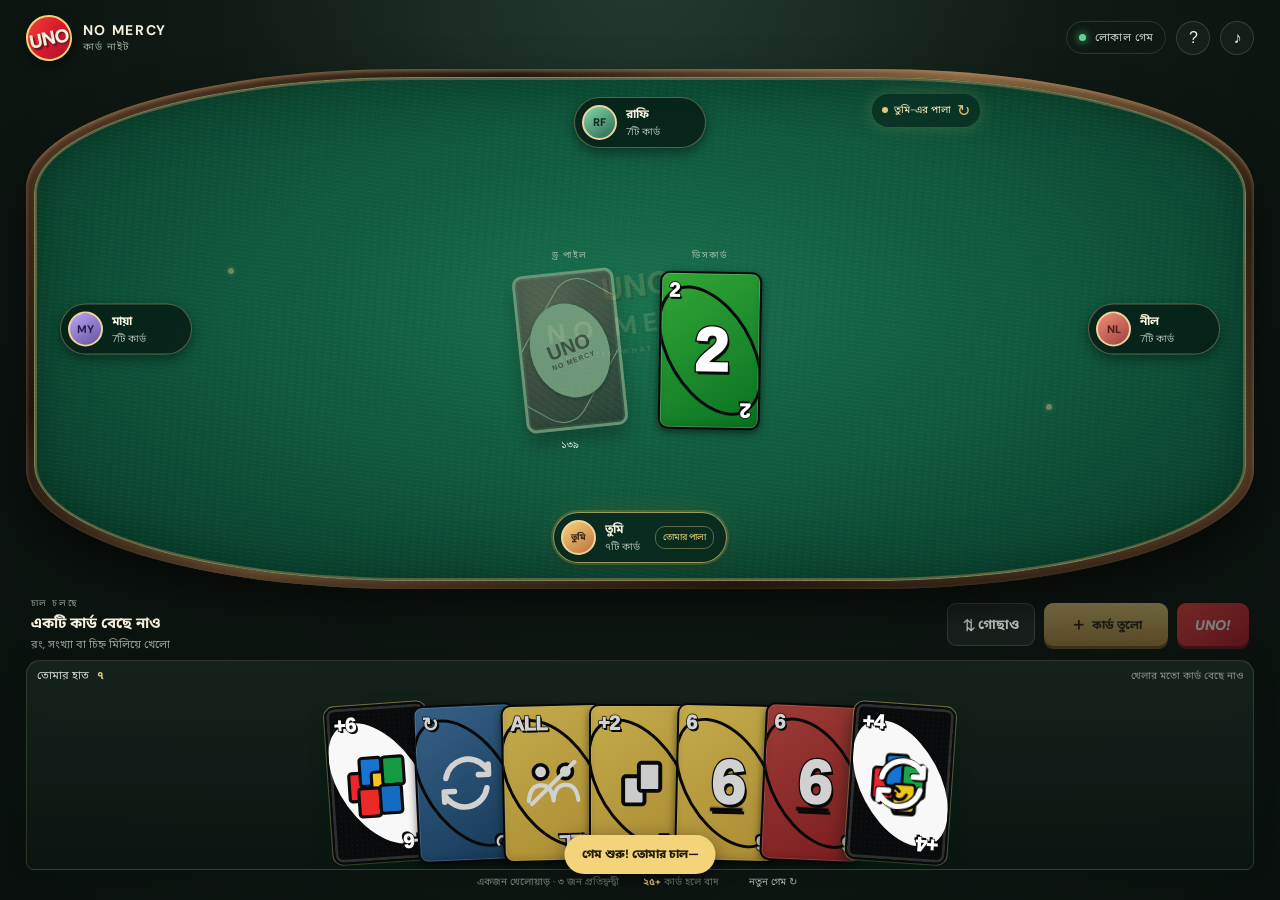
<file: index.html>
<!doctype html>
<html lang="bn">
<head>
  <meta charset="utf-8">
  <meta name="viewport" content="width=device-width, initial-scale=1, viewport-fit=cover">
  <meta name="theme-color" content="#0b211b">
  <title>NO MERCY — কার্ড নাইট</title>
  <link rel="stylesheet" href="style.css">
</head>
<body>
  <main class="game-shell">
    <header class="topbar">
      <a class="brand" href="#" aria-label="No Mercy home"><span class="brand-mark">UNO</span><span class="brand-copy"><b>NO MERCY</b><small>কার্ড নাইট</small></span></a>
      <div class="top-actions"><span class="round-pill"><i></i> লোকাল গেম</span><button class="icon-button" id="rulesBtn" aria-label="নিয়ম দেখুন">?</button><button class="icon-button" id="soundBtn" aria-label="সাউন্ড টগল" aria-pressed="false">♪</button></div>
    </header>

    <section class="table-wrap" aria-label="গেম টেবিল">
      <div class="table-rim"><div class="table-felt">
        <div class="table-texture"></div>
        <div class="table-logo"><span class="logo-uno">UNO</span><span>NO MERCY</span><small>SHOW ’EM WHAT YOU’VE GOT</small></div>
        <div class="opponent opponent-top" id="opp-1"></div>
        <div class="opponent opponent-left" id="opp-2"></div>
        <div class="opponent opponent-right" id="opp-3"></div>
        <div class="turn-indicator" id="turnIndicator"><span class="turn-dot"></span><span id="turnText">তোমার পালা</span><span class="direction">↻</span></div>
        <div class="center-play">
          <div class="deck-zone"><span class="zone-label">ড্র পাইল</span><button class="card back-card deck-card" id="drawPile" aria-label="কার্ড তুলুন"><span class="back-ring">UNO<small>NO MERCY</small></span></button><span class="deck-count" id="deckCount">১৩৯</span></div>
          <div class="discard-zone"><span class="zone-label">ডিসকার্ড</span><div class="discard-stack" id="discardStack"></div></div>
          <div class="challenge-toast" id="challengeToast" hidden></div>
        </div>
        <div class="player-seat"><div class="player-badge"><span class="avatar you-avatar">তুমি</span><span class="player-meta"><b>তুমি</b><small id="playerCardCount">৭টি কার্ড</small></span><span class="you-turn" id="youTurn">তোমার পালা</span></div></div>
        <div class="table-ornament ornament-a"></div><div class="table-ornament ornament-b"></div>
      </div></div>
    </section>

    <section class="controls-row">
      <div class="status-copy"><span class="eyebrow">চাল চলছে</span><strong id="statusText">একটি কার্ড বেছে নাও</strong><small id="subStatus">রং, সংখ্যা বা চিহ্ন মিলিয়ে খেলো</small></div>
      <div class="control-buttons"><button class="secondary-button" id="sortBtn">⇅ <span>গোছাও</span></button><button class="draw-button" id="drawBtn"><span class="draw-icon">＋</span><span id="drawButtonText">কার্ড তুলো</span></button><button class="uno-button" id="unoBtn">UNO!</button></div>
    </section>

    <section class="hand-panel"><div class="hand-heading"><span>তোমার হাত <b id="handCount">৭</b></span><span class="hand-hint" id="handHint">কার্ডে চাপ দিয়ে খেলো</span></div><div class="hand-scroll" id="playerHand" aria-label="তোমার কার্ড"></div></section>
    <footer class="footer-note"><span>একজন খেলোয়াড় · ৩ জন প্রতিদ্বন্দ্বী</span><span><b>২৫+</b> কার্ড হলে বাদ</span><button id="newGameBtn">নতুন গেম ↻</button></footer>
  </main>

  <div class="overlay" id="modal" hidden><div class="modal-card" role="dialog" aria-modal="true"><button class="modal-close" id="modalClose" aria-label="বন্ধ করুন">×</button><div id="modalContent"></div></div></div>
  <div class="live-message" id="liveMessage" aria-live="polite"></div>
  <script src="game-engine.js"></script>
  <script src="game.js"></script>
</body>
</html>
</file>
<file: style.css>
@import url('https://fonts.googleapis.com/css2?family=DM+Sans:wght@400;500;600;700;800&family=Noto+Sans+Bengali:wght@400;500;600;700;800&display=swap');
:root{--ink:#f6f0dc;--muted:#aab6a6;--felt:#10583e;--felt2:#0c4633;--gold:#e0bd76;--panel:#111d19;--red:#e73640;--blue:#2871df;--green:#168c58;--yellow:#e8bd28;--card-w:102px;--card-h:158px}*{box-sizing:border-box}body{margin:0;background:radial-gradient(ellipse at 50% -10%,#243d31 0,#101914 48%,#09100d 100%);color:var(--ink);font-family:'DM Sans','Noto Sans Bengali',sans-serif;min-height:100vh}.game-shell{width:min(1280px,100%);margin:auto;padding:18px 28px 24px}.topbar{height:64px;display:flex;justify-content:space-between;align-items:center;margin-bottom:16px}.brand{display:flex;align-items:center;gap:11px;text-decoration:none;color:inherit}.brand-mark{font-weight:900;font-size:19px;letter-spacing:-1px;background:linear-gradient(135deg,#ee4337,#d7172c 56%,#9e1730);border:2px solid #f5d178;border-radius:50%;width:46px;height:46px;display:grid;place-items:center;transform:rotate(-12deg);box-shadow:0 4px 12px #0008;text-shadow:1px 2px 2px #50151d}.brand-copy{display:grid;gap:1px;letter-spacing:1.7px;font-size:14px}.brand-copy small{color:#9ca99d;font-size:10px;letter-spacing:1px}.top-actions{display:flex;align-items:center;gap:10px}.round-pill{border:1px solid #ffffff20;border-radius:30px;padding:8px 12px;font-size:11px;color:#c8d1c7;letter-spacing:.4px}.round-pill i{display:inline-block;width:7px;height:7px;background:#60d495;border-radius:50%;margin-right:6px;box-shadow:0 0 9px #53e494}.icon-button{width:34px;height:34px;border:1px solid #ffffff24;background:#ffffff09;color:#eee;border-radius:50%;font-size:16px;cursor:pointer}.table-wrap{perspective:1100px}.table-rim{padding:12px;border-radius:31%/23%;background:linear-gradient(145deg,#66442c,#21170f 25%,#8e6844 48%,#302013 73%,#785438);box-shadow:0 22px 40px #0008,inset 0 2px 4px #e8c58a70}.table-felt{height:440px;border-radius:31%/23%;position:relative;overflow:hidden;background:radial-gradient(ellipse at 50% 44%,#176747 0,#10583e 49%,#0a3c2c 100%);box-shadow:inset 0 0 0 3px #b5925b70,inset 0 0 50px #00190f80}.table-felt:before{content:'';position:absolute;inset:0;border-radius:inherit;border:1px solid #e2c4894f;pointer-events:none}.table-texture{position:absolute;inset:0;opacity:.13;background-image:repeating-linear-gradient(7deg,transparent 0 3px,#b5ddad 3.4px,transparent 4px),repeating-linear-gradient(95deg,transparent 0 7px,#000 7.5px,transparent 8px);mix-blend-mode:soft-light}.table-logo{position:absolute;left:50%;top:46%;transform:translate(-50%,-50%) rotate(-7deg);display:grid;text-align:center;color:#d9d9a3;opacity:.17;letter-spacing:7px;font-weight:800;font-size:26px;pointer-events:none;white-space:nowrap}.logo-uno{font-size:32px;letter-spacing:1px;color:#e7cd79;text-shadow:2px 2px #521d18}.table-logo small{font-size:7px;letter-spacing:3px;margin-top:4px}.opponent{position:absolute;z-index:3;display:flex;align-items:center;gap:8px}.opponent-top{top:20px;left:50%;transform:translateX(-50%)}.opponent-left{left:26px;top:50%;transform:translateY(-50%)}.opponent-right{right:26px;top:50%;transform:translateY(-50%)}.opponent-card{display:flex;align-items:center;gap:9px;padding:7px 12px 7px 7px;background:#071d16d9;border:1px solid #d5bf8366;border-radius:28px;box-shadow:0 5px 12px #00160f88;min-width:132px}.avatar{width:35px;height:35px;border-radius:50%;display:grid;place-items:center;background:linear-gradient(145deg,#f4c886,#9f603e);color:#41291d;font-weight:800;font-size:11px;border:2px solid #f0d39c}.bot-1{background:linear-gradient(145deg,#85d8ac,#286753);color:#10271d}.bot-2{background:linear-gradient(145deg,#b9a6f4,#6551a1);color:#261b48}.bot-3{background:linear-gradient(145deg,#f28d75,#9c4242);color:#4e1c1c}.player-meta{display:grid;gap:2px}.player-meta b{font-size:12px}.player-meta small{font-size:10px;color:#abbcaf}.mini-card-row{display:flex;margin-left:4px}.mini-back{width:17px;height:25px;margin-left:-8px;border:1px solid #f3d38d;border-radius:4px;background:repeating-linear-gradient(45deg,#9f1929,#9f1929 3px,#d52a35 3px,#d52a35 5px);box-shadow:0 2px 3px #0008}.turn-indicator{position:absolute;top:17px;right:22%;padding:6px 10px;border-radius:18px;background:#072b20bd;color:#d7d8bd;font-size:10px;display:flex;align-items:center;gap:6px;z-index:2}.turn-dot{width:6px;height:6px;border-radius:50%;background:#e3c676}.direction{font-size:16px;color:#e6c16d}.center-play{position:absolute;left:50%;top:52%;transform:translate(-50%,-50%);display:flex;align-items:center;gap:38px;z-index:4}.deck-zone,.discard-zone{position:relative;display:grid;justify-items:center;gap:10px}.zone-label{font-size:9px;letter-spacing:1.6px;text-transform:uppercase;color:#d6e0cebb}.deck-count{position:absolute;bottom:-22px;color:#d8e2d4;font-size:10px}.card{width:var(--card-w);height:var(--card-h);border-radius:12px;position:relative;flex:none;border:1px solid #fff9;box-shadow:0 8px 14px #001b12a6,inset 0 0 0 3px #ffffff24;overflow:hidden;user-select:none}.back-card{background:linear-gradient(145deg,#d73e39,#991b31 63%,#5d1427);cursor:pointer;transform:rotate(-6deg);border:3px solid #e8d493;display:grid;place-items:center;transition:transform .2s,filter .2s}.back-card:hover{transform:rotate(-2deg) translateY(-5px);filter:brightness(1.1)}.back-card:before{content:'';position:absolute;inset:6px;border:1px solid #ffe3a6;border-radius:30%/18%;transform:rotate(35deg)}.back-ring{width:78px;height:96px;display:grid;place-content:center;text-align:center;transform:rotate(-15deg);border-radius:50%;background:#f1db99;color:#a51e2b;font-weight:900;font-size:20px;line-height:1.1;box-shadow:0 2px 4px #3e0f18}.back-ring small{font-size:7px;letter-spacing:1px}.discard-stack{width:var(--card-w);height:var(--card-h);position:relative}.discard-stack .card{position:absolute;inset:0;transform:rotate(5deg)}.discard-stack .card:nth-child(2){transform:rotate(-6deg)}.discard-stack .card:last-child{transform:rotate(1deg)}.playing-card{display:grid;place-items:center;color:white;font-weight:900;text-shadow:1px 2px 2px #0006;border:1px solid #fff9}.playing-card.red{background:linear-gradient(145deg,#ff5656,#dc2935 56%,#a70f27)}.playing-card.blue{background:linear-gradient(145deg,#428ef7,#2369d5 56%,#1243a2)}.playing-card.green{background:linear-gradient(145deg,#32bb78,#14864f 56%,#08623c)}.playing-card.yellow{background:linear-gradient(145deg,#ffdd4e,#e7ae16 56%,#bd790b);color:#fff;text-shadow:1px 2px 2px #76500b}.playing-card.wild{background:conic-gradient(from 30deg,#e6313c 0 25%,#2272dc 0 50%,#e4b91c 0 75%,#15915c 0);}.playing-card.wild:before{content:'';position:absolute;inset:13px 17px;background:#11151b;border-radius:50%/40%;transform:rotate(-33deg);box-shadow:inset 0 0 0 1px #ffffff30}.card-inner{width:82%;height:90%;position:relative;display:grid;place-items:center;border:1px solid #ffffff45;border-radius:50%/39%;transform:rotate(-29deg);z-index:1}.card-value{font-size:45px;line-height:1;font-weight:900;letter-spacing:-3px}.card-special{font-size:22px;line-height:1.05;text-align:center;max-width:75px}.card-corner{position:absolute;font-size:17px;font-weight:900;line-height:1;text-shadow:1px 1px 1px #0008;z-index:2}.card-corner.tl{top:8px;left:8px}.card-corner.br{right:8px;bottom:8px;transform:rotate(180deg)}.wild-label{font-size:17px;letter-spacing:-1px}.draw-pending{position:absolute;left:50%;top:-10px;transform:translateX(-50%);padding:5px 8px;background:#f5d989;color:#432c14;border-radius:20px;font-size:10px;font-weight:900;white-space:nowrap;z-index:5;box-shadow:0 2px 8px #0008}.player-seat{position:absolute;bottom:18px;left:50%;transform:translateX(-50%);z-index:5}.player-badge{display:flex;align-items:center;gap:9px;padding:7px 12px 7px 7px;border-radius:28px;background:#09261cd9;border:1px solid #ddc1808c;box-shadow:0 4px 12px #00160f88}.you-avatar{background:linear-gradient(145deg,#f8d17d,#bc743c);font-size:9px}.you-turn{font-size:9px;color:#f2d67f;border:1px solid #dfc87966;border-radius:10px;padding:4px 7px;margin-left:6px}.table-ornament{position:absolute;width:6px;height:6px;border-radius:50%;background:#d3b77d;opacity:.5;box-shadow:0 0 0 3px #d3b77d20}.ornament-a{left:16%;top:38%}.ornament-b{right:16%;bottom:34%}.controls-row{display:flex;align-items:center;justify-content:space-between;padding:18px 5px 13px}.status-copy{display:grid;gap:3px}.eyebrow{font-size:9px;text-transform:uppercase;letter-spacing:1.8px;color:#8f9c90}.status-copy strong{font-size:15px}.status-copy small{font-size:11px;color:#9da89d}.control-buttons{display:flex;gap:9px}.secondary-button,.draw-button,.uno-button{border:0;border-radius:9px;padding:10px 15px;color:#fff;font-family:inherit;font-weight:700;cursor:pointer;transition:.18s}.secondary-button{background:#ffffff0d;border:1px solid #ffffff20;color:#cbd1c9}.secondary-button:hover{background:#ffffff19}.draw-button{background:linear-gradient(180deg,#e7c878,#b78a43);color:#2a2213;box-shadow:0 3px 0 #735124;font-size:12px;min-width:124px}.draw-button:hover{filter:brightness(1.1);transform:translateY(-1px)}.draw-button:disabled,.uno-button:disabled{opacity:.45;cursor:not-allowed;transform:none}.draw-icon{font-size:17px;vertical-align:-1px;margin-right:5px}.uno-button{background:linear-gradient(140deg,#f2443c,#bc1730);box-shadow:0 3px 0 #751624;padding:10px 18px;font-style:italic;font-weight:900;font-size:14px}.hand-panel{border-top:1px solid #ffffff14;padding-top:10px}.hand-heading{display:flex;justify-content:space-between;align-items:center;color:#d1d8cf;font-size:11px;margin-bottom:10px}.hand-heading b{margin-left:5px;color:#e5c97b}.hand-hint{font-size:10px;color:#849286}.hand-scroll{display:flex;align-items:flex-end;justify-content:center;min-height:174px;padding:5px 10px 11px;overflow-x:auto;scrollbar-width:thin;scrollbar-color:#77643d transparent}.hand-scroll .card{cursor:pointer;transition:transform .2s,margin .2s,filter .2s;margin-left:-17px;transform:translateY(0) rotate(var(--tilt,0deg));transform-origin:bottom center}.hand-scroll .card:first-child{margin-left:0}.hand-scroll .card:hover,.hand-scroll .card:focus-visible{transform:translateY(-20px) rotate(0deg) scale(1.07);z-index:12;filter:brightness(1.1)}.hand-scroll .card:not(.playable){filter:saturate(.64) brightness(.82)}.hand-scroll .card.playable{box-shadow:0 8px 16px #001b12b0,0 0 0 1px #edcf7f80,inset 0 0 0 3px #ffffff24}.hand-scroll .card.playable:after{content:'';position:absolute;inset:0;border-radius:inherit;box-shadow:inset 0 0 13px #ffe3a850;pointer-events:none}.hand-scroll .card .card-value{font-size:40px}.hand-scroll .card .card-special{font-size:17px}.footer-note{display:flex;justify-content:center;gap:24px;align-items:center;color:#758278;font-size:10px;padding-top:7px}.footer-note b{color:#e5c97b}.footer-note button{border:0;background:none;color:#a3b0a3;font-family:inherit;font-size:10px;cursor:pointer}.challenge-toast{position:absolute;top:-47px;left:50%;transform:translateX(-50%);white-space:nowrap;background:#071c15e8;border:1px solid #e4c57977;padding:7px 12px;border-radius:16px;color:#f0dfa9;font-size:11px;z-index:8}.overlay{position:fixed;inset:0;background:#0009;backdrop-filter:blur(5px);display:grid;place-items:center;z-index:30;padding:16px}.overlay[hidden]{display:none}.modal-card{width:min(440px,100%);position:relative;background:linear-gradient(145deg,#21372b,#101c17);border:1px solid #d6bd806e;border-radius:18px;padding:27px;box-shadow:0 20px 80px #000b}.modal-close{position:absolute;right:13px;top:11px;background:none;border:0;color:#c7d0c7;font-size:24px;cursor:pointer}.modal-card h2{margin:0 0 8px;font-size:22px}.modal-card p{color:#bdc8bd;font-size:13px;line-height:1.65}.modal-card .modal-action{border:0;border-radius:9px;background:#d9ba6c;padding:10px 16px;font-weight:800;cursor:pointer;font-family:inherit;margin-top:8px}.choice-row{display:flex;gap:10px;flex-wrap:wrap;margin-top:18px}.choice-button{display:flex;align-items:center;gap:8px;background:#ffffff0d;color:#f4f2e6;border:1px solid #ffffff24;border-radius:12px;padding:9px 12px;cursor:pointer;font:inherit}.choice-button:hover{background:#ffffff20}.choice-avatar{width:29px;height:29px;border-radius:50%;display:grid;place-items:center;font-size:9px;font-weight:800;color:#241d15}.live-message{position:fixed;bottom:26px;left:50%;transform:translate(-50%,15px);opacity:0;pointer-events:none;transition:.25s;background:#f3d47b;color:#231d10;font-weight:800;font-size:12px;padding:11px 17px;border-radius:24px;z-index:40;box-shadow:0 6px 20px #0007;white-space:nowrap}.live-message.show{opacity:1;transform:translate(-50%,0)}.end-title{font-size:31px!important;color:#f3d47b}.muted{color:#aab6a6!important}.wild-color-chip{position:absolute;right:8px;top:8px;width:15px;height:15px;border-radius:50%;border:2px solid #fff;z-index:3;box-shadow:0 1px 4px #0009}.opponent-eliminated{opacity:.47;filter:grayscale(.6)}.opponent-eliminated .avatar{background:#49534d;color:#e3e7df}.button:disabled,.back-card:disabled{opacity:.42;cursor:not-allowed;filter:saturate(.5)}.icon-button[aria-pressed=true]{color:#f1d17a;border-color:#f1d17a88}
@media(max-width:760px){:root{--card-w:80px;--card-h:124px}.game-shell{padding:10px 12px 18px}.topbar{margin-bottom:8px;height:51px}.brand-mark{width:39px;height:39px;font-size:16px}.brand-copy{font-size:12px}.round-pill{font-size:9px;padding:7px 9px}.icon-button{width:30px;height:30px}.table-rim{padding:7px;border-radius:27%/16%}.table-felt{height:390px;border-radius:27%/16%}.opponent-top{top:15px}.opponent-left{left:10px;top:43%}.opponent-right{right:10px;top:43%}.opponent-card{min-width:0;padding:5px 8px 5px 5px;gap:6px}.avatar{width:30px;height:30px;font-size:9px}.player-meta b{font-size:10px}.player-meta small{font-size:8px}.mini-card-row{display:none}.turn-indicator{top:63px;right:50%;transform:translateX(50%);font-size:9px}.center-play{top:53%;gap:25px}.zone-label{font-size:8px}.card{border-radius:9px}.card-value{font-size:38px}.card-special{font-size:17px}.back-ring{width:63px;height:77px;font-size:17px}.discard-stack{width:var(--card-w);height:var(--card-h)}.player-seat{bottom:13px}.player-badge{padding:5px 9px 5px 5px;gap:6px}.you-turn{font-size:8px;padding:3px 5px}.controls-row{padding:14px 3px 11px;align-items:flex-end}.status-copy strong{font-size:12px}.status-copy small{font-size:9px;max-width:150px}.secondary-button,.draw-button,.uno-button{padding:9px 10px;font-size:10px}.secondary-button span{display:none}.draw-button{min-width:auto}.uno-button{padding:9px 12px}.control-buttons{gap:6px}.hand-heading{font-size:10px}.hand-scroll{justify-content:flex-start;min-height:144px;padding-left:10px;padding-right:10px}.hand-scroll .card{margin-left:-30px}.hand-scroll .card:first-child{margin-left:0}.hand-scroll .card .card-value{font-size:32px}.hand-scroll .card .card-special{font-size:14px}.card-corner{font-size:13px}.footer-note{gap:10px;font-size:8px}.footer-note button{font-size:9px}.table-logo{font-size:20px}.logo-uno{font-size:27px}}
@media(max-width:390px){:root{--card-w:72px;--card-h:112px}.game-shell{padding-left:8px;padding-right:8px}.table-felt{height:365px}.hand-scroll .card{margin-left:-34px}.footer-note{gap:7px}.opponent-left{left:6px}.opponent-right{right:6px}}

/* Keep the table and the player's cards together in the first viewport. */
html,body{height:100%;overflow-x:hidden}body{min-height:100dvh}.game-shell{height:100dvh;min-height:0;display:flex;flex-direction:column;padding:clamp(7px,1.4vh,14px) clamp(10px,2vw,26px) 8px}.topbar{flex:0 0 auto;height:50px;margin-bottom:6px}.table-wrap{flex:1 1 auto;min-height:0;display:flex}.table-rim{flex:1 1 auto;min-height:0;display:flex;padding:8px}.table-felt{height:auto;min-height:0;flex:1 1 auto}.controls-row{flex:0 0 auto;padding:8px 5px}.hand-panel{flex:0 0 auto;padding-top:7px;background:linear-gradient(180deg,#17251ee0,#0b1511f8);border:1px solid #cdbb7230;border-radius:14px 14px 8px 8px;padding-left:10px;padding-right:10px;box-shadow:0 -7px 24px #0002}.hand-heading{margin-bottom:6px}.hand-scroll{min-height:clamp(168px,20vh,186px);padding-top:3px;padding-bottom:7px}.footer-note{flex:0 0 auto;padding-top:4px;padding-bottom:2px}.player-badge,.opponent-card{transition:box-shadow .25s,border-color .25s,transform .25s}.player-badge.player-current{border-color:#f2d57aa6;box-shadow:0 0 0 2px #e2c86c2b,0 0 24px #dec16e27,0 4px 12px #00160f88}.opponent-card.opponent-current{border-color:#f2d57aa6;box-shadow:0 0 0 2px #e2c86c24,0 0 22px #dec16e24,0 5px 12px #00160f88;transform:translateY(-2px)}.turn-indicator.active{color:#fff0bf;box-shadow:0 0 18px #e4c36c36}.playing-card.playable{animation:playableGlow 2.7s ease-in-out infinite}.hand-scroll .card:hover,.hand-scroll .card:focus-visible{z-index:12}.draw-button:active,.uno-button:active,.secondary-button:active,.choice-button:active{transform:translateY(2px) scale(.98)}.back-card:not(:disabled){animation:deckBob 3.6s ease-in-out infinite}.hand-panel:focus-within{border-color:#e3c97970}.mini-choice-card{flex:0 0 auto}@keyframes playableGlow{0%,100%{filter:brightness(1);box-shadow:0 8px 16px #001b12b0,0 0 0 1px #edcf7f80,inset 0 0 0 3px #ffffff24}50%{filter:brightness(1.08);box-shadow:0 10px 19px #001b12b8,0 0 0 2px #f5dd8dbe,inset 0 0 0 3px #ffffff33}}@keyframes deckBob{0%,100%{translate:0 0}50%{translate:0 -3px}}
@media(max-width:760px){.game-shell{padding:7px 10px 7px}.topbar{height:44px;margin-bottom:5px}.table-wrap{min-height:0}.table-rim{padding:6px}.table-felt{height:auto;min-height:0}.controls-row{gap:7px;padding:7px 3px}.status-copy{flex:1;min-width:0}.control-buttons{flex:0 0 auto;gap:5px}.hand-panel{padding:7px 7px 4px}.hand-scroll{min-height:clamp(108px,17vh,140px);justify-content:flex-start}.footer-note{font-size:8px}.status-copy small{max-width:145px}.center-play{gap:clamp(16px,5vw,28px)}}
@media(max-height:760px){:root{--card-w:clamp(66px,9vw,88px);--card-h:calc(var(--card-w) * 1.55)}.game-shell{padding-top:6px;padding-bottom:5px}.topbar{height:42px;margin-bottom:4px}.controls-row{padding-top:5px;padding-bottom:5px}.hand-panel{padding-top:5px}.hand-heading{margin-bottom:3px}.hand-scroll{min-height:clamp(102px,17vh,132px)}.footer-note{padding-top:2px}.table-wrap{min-height:0}.table-rim{padding:6px}}
@media(max-height:580px){:root{--card-w:66px;--card-h:103px}.game-shell{padding:4px 10px}.topbar{height:36px;margin-bottom:3px}.brand-mark{width:32px;height:32px;font-size:14px}.brand-copy{font-size:10px}.table-rim{padding:4px}.table-wrap{min-height:145px}.controls-row{padding:4px 2px}.status-copy small{display:none}.hand-scroll{min-height:102px;padding-bottom:4px}.hand-scroll .card{margin-left:-32px}.hand-scroll .card:first-child{margin-left:0}.hand-scroll .card .card-value{font-size:29px}.hand-scroll .card .card-special{font-size:12px}.footer-note{display:none}}
@media(prefers-reduced-motion:reduce){*,*::before,*::after{animation-duration:.01ms!important;animation-iteration-count:1!important;scroll-behavior:auto!important;transition-duration:.01ms!important}}

/* Tactile card finish and clear interaction states. */
.playing-card{isolation:isolate;border:1px solid #fff9;box-shadow:0 9px 17px #00150ebd,inset 0 0 0 3px #ffffff20,inset 0 -5px 10px #0002}.playing-card:after{content:'';position:absolute;inset:1px;border-radius:inherit;z-index:2;pointer-events:none;background:linear-gradient(125deg,transparent 16%,#ffffff10 32%,#ffffff2a 43%,#ffffff06 54%,transparent 69%);mix-blend-mode:screen}.hand-scroll .card.playable:after{background:linear-gradient(125deg,transparent 18%,#ffffff12 35%,#ffffff25 46%,transparent 66%);box-shadow:inset 0 0 13px #ffe3a850}.discard-stack .card:last-child{animation:cardLand .3s cubic-bezier(.2,.8,.25,1)}@keyframes cardLand{from{opacity:.45;transform:translateY(-12px) rotate(-8deg) scale(1.08)}to{opacity:1;transform:rotate(1deg) scale(1)}}.hand-scroll .card:focus-visible,.choice-button:focus-visible,.draw-button:focus-visible,.uno-button:focus-visible,.secondary-button:focus-visible{outline:3px solid #ffe594;outline-offset:3px}.brand:hover .brand-mark{transform:rotate(0deg) scale(1.04)}.icon-button:hover{background:#ffffff19;color:#ffe59a}.hand-panel{backdrop-filter:blur(7px)}.hand-scroll{overscroll-behavior-x:contain;touch-action:pan-x}.card.playable{cursor:pointer}.playing-card:not(.playable){cursor:default}
@media(max-width:760px){.game-shell{padding-left:8px;padding-right:8px}.hand-panel{border-radius:12px 12px 7px 7px}.hand-scroll{scrollbar-width:none}.hand-scroll::-webkit-scrollbar{display:none}.controls-row{gap:5px}.status-copy strong{font-size:11px}.control-buttons{gap:4px}.secondary-button,.draw-button,.uno-button{padding-left:8px;padding-right:8px}}
@media(max-height:580px){.table-logo{font-size:17px}.table-logo small{font-size:6px}.opponent-top{top:8px}.player-seat{bottom:8px}.turn-indicator{top:8px}}
.hand-scroll .card{margin-left:calc(-1 * var(--card-overlap,17px))}.hand-scroll .card:first-child{margin-left:0}@media(max-width:760px){.hand-scroll .card{margin-left:calc(-1 * var(--card-overlap,30px))}.hand-scroll .card:first-child{margin-left:0}}
.back-card{background-image:repeating-linear-gradient(42deg,#ffffff0c 0 2px,transparent 2px 6px),radial-gradient(ellipse at 32% 24%,#ed6d6070,transparent 42%),linear-gradient(145deg,#d73e39,#991b31 63%,#5d1427);box-shadow:0 12px 18px #00150ebd,inset 0 0 0 2px #ffffff22,inset 0 -5px 12px #0004}.table-felt{background-image:radial-gradient(ellipse at 50% 45%,#1a704f 0,#10583e 48%,#083b2a 100%),repeating-linear-gradient(2deg,#ffffff04 0 1px,transparent 1px 5px)}.table-rim{box-shadow:0 24px 48px #0009,inset 0 2px 4px #e8c58a70,inset 0 -8px 18px #130b07a0}.hand-scroll .card{transition:transform .24s cubic-bezier(.2,.75,.2,1),margin-left .24s,filter .2s}.hand-scroll .card.playable:hover{filter:brightness(1.14);box-shadow:0 15px 24px #001b12c4,0 0 0 2px #ffe49c,inset 0 0 0 3px #ffffff3b}
.card-face{width:100%;height:100%;display:grid;place-items:center;color:#fff;font-weight:900;text-shadow:1px 2px 2px #0008}.card-face .card-value{font-size:clamp(34px,4vw,48px)}.face-draw{font-size:clamp(34px,4vw,48px);line-height:1;letter-spacing:-2px}.action-symbol{width:54px;height:54px;fill:none;stroke:currentColor;stroke-width:3.5;stroke-linecap:round;stroke-linejoin:round;filter:drop-shadow(1px 2px 1px #0007)}.reverse-symbol{width:58px;height:58px}.bin-symbol{width:48px;height:48px}.face-combo{position:relative;display:grid;place-items:center}.face-combo .action-symbol{width:51px;height:51px}.face-combo b{position:absolute;right:-9px;bottom:-7px;font-size:23px;font-weight:1000;text-shadow:1px 2px 2px #000}.wild-face{font-size:17px;letter-spacing:1.5px;text-shadow:1px 2px 3px #000}.roulette-face{display:flex;flex-direction:column;align-items:center;gap:5px}.roulette-face i{display:block;width:47px;height:47px;border:3px solid #fff;border-radius:50%;background:conic-gradient(#e6313c 0 25%,#2371df 0 50%,#e7b91b 0 75%,#158d58 0);box-shadow:0 2px 6px #0008}.roulette-face i:after{content:'';display:block;width:12px;height:12px;margin:14px auto;background:#fff;border-radius:50%;box-shadow:0 1px 3px #0008}.roulette-face b{font-size:8px;line-height:1.1;letter-spacing:.7px;text-align:center;color:#fff}
.hand-scroll .card{margin-left:calc(-1 * var(--card-overlap,17px))}.hand-scroll .card:first-child{margin-left:0}@media(max-width:760px){.hand-scroll .card{margin-left:calc(-1 * var(--card-overlap,30px))}.hand-scroll .card:first-child{margin-left:0}}
.back-card{background-image:repeating-linear-gradient(42deg,#ffffff0c 0 2px,transparent 2px 6px),radial-gradient(ellipse at 32% 24%,#ed6d6070,transparent 42%),linear-gradient(145deg,#d73e39,#991b31 63%,#5d1427);box-shadow:0 12px 18px #00150ebd,inset 0 0 0 2px #ffffff22,inset 0 -5px 12px #0004}.table-felt{background-image:radial-gradient(ellipse at 50% 45%,#1a704f 0,#10583e 48%,#083b2a 100%),repeating-linear-gradient(2deg,#ffffff04 0 1px,transparent 1px 5px)}.table-rim{box-shadow:0 24px 48px #0009,inset 0 2px 4px #e8c58a70,inset 0 -8px 18px #130b07a0}.hand-scroll .card{transition:transform .24s cubic-bezier(.2,.75,.2,1),margin-left .24s,filter .2s}.hand-scroll .card.playable:hover{filter:brightness(1.14);box-shadow:0 15px 24px #001b12c4,0 0 0 2px #ffe49c,inset 0 0 0 3px #ffffff3b}
.special-number{position:relative;display:grid;place-items:center}.special-number>b{font-size:clamp(34px,4vw,48px);font-weight:1000;line-height:1}.special-number>i{position:absolute;right:-12px;bottom:-7px;font-size:17px;font-style:normal;color:#fff;background:#1117;border:1px solid #fff8;border-radius:50%;width:23px;height:23px;display:grid;place-items:center;text-shadow:1px 1px #000}.face-draw{font-weight:1000}.wild-face{transform:rotate(-12deg);background:#111b;padding:7px 11px;border-radius:50%;box-shadow:0 0 0 1px #fff6}.roulette-face i{position:relative}
@media(max-width:760px){.face-draw{font-size:clamp(25px,7vw,34px)}.action-symbol{width:47px;height:47px}.reverse-symbol{width:49px;height:49px}.bin-symbol{width:43px;height:43px}.roulette-face i{width:40px;height:40px}.roulette-face i:after{width:10px;height:10px;margin:12px auto}.roulette-face b{font-size:7px}}
@media(max-height:580px){.face-draw{font-size:23px}.action-symbol{width:40px;height:40px}.reverse-symbol{width:42px;height:42px}.bin-symbol{width:37px;height:37px}}
.card-flight{filter:drop-shadow(0 14px 15px #00100bcc) brightness(1.08);will-change:transform,opacity}.card-flight .card-inner{box-shadow:inset 0 0 18px #ffffff26}

/* UNO cards use a tall, narrow portrait proportion rather than square tiles. */
.card{aspect-ratio:56 / 87;border-radius:10px}

/* Physical card-face treatment based on the supplied No Mercy card references. */
.playing-card{border:2px solid #090a0b;border-radius:10px;box-shadow:0 8px 14px #00100c9c,inset 0 0 0 1px #ffffff55,inset 0 -5px 10px #0003}
.playing-card.red{background-color:#ed2528;background-image:radial-gradient(ellipse at 28% 20%,#ff4a3d 0,transparent 48%),linear-gradient(145deg,#ed2924,#cf1717)}
.playing-card.blue{background-color:#1262b3;background-image:radial-gradient(ellipse at 28% 20%,#3286d3 0,transparent 48%),linear-gradient(145deg,#176fc2,#064580)}
.playing-card.green{background-color:#188c31;background-image:radial-gradient(ellipse at 28% 20%,#40b337 0,transparent 48%),linear-gradient(145deg,#23992d,#087022)}
.playing-card.yellow{background-color:#f5bd08;background-image:radial-gradient(ellipse at 28% 20%,#ffdb36 0,transparent 48%),linear-gradient(145deg,#ffd21a,#e5a900);color:#fff}
.playing-card:after{inset:1px;border-radius:8px;background-image:repeating-radial-gradient(ellipse at 30% 40%,#ffffff12 0 0.6px,transparent .7px 3px),linear-gradient(125deg,transparent 18%,#ffffff09 48%,transparent 69%);mix-blend-mode:soft-light;opacity:.55}
.card-inner{width:100%;height:100%;border:0;border-radius:0;transform:none;overflow:visible}
.card-inner:before{content:'';position:absolute;left:50%;top:50%;width:92%;height:90%;border:3.5px solid #090a0b;border-radius:50%;transform:translate(-50%,-50%) rotate(-32deg);z-index:0;pointer-events:none}
.card-face{position:relative;z-index:1;width:100%;height:100%;transform:none;text-shadow:none}
.card-value{font-size:clamp(42px,5vw,61px);font-weight:1000;letter-spacing:-2px;color:#fff;-webkit-text-stroke:2.4px #090a0b;paint-order:stroke fill;text-shadow:2px 3px 0 #090a0b,0 0 2px #090a0b}
.card-corner{display:flex;align-items:flex-start;gap:1px;font-size:clamp(14px,1.7vw,20px);font-weight:1000;letter-spacing:-.6px;color:#fff;-webkit-text-stroke:1.1px #090a0b;paint-order:stroke fill;text-shadow:1.6px 2px 0 #08090a,0 0 2px #08090a;z-index:4}
.card-corner.tl{top:7px;left:7px}.card-corner.br{right:7px;bottom:7px;align-items:flex-start}
.corner-action-hint{font-size:.72em;line-height:1.2;font-style:normal;-webkit-text-stroke:.7px #090a0b}
.playing-card[data-value="6"] .card-value,.playing-card[data-value="9"] .card-value{text-decoration:underline;text-decoration-thickness:3px;text-underline-offset:4px}
.action-symbol{width:66px;height:66px;fill:none;stroke:#fff;stroke-width:4;filter:drop-shadow(2px 2px 0 #090a0b) drop-shadow(-1px -1px 0 #090a0b)}
.action-symbol circle{fill:#fff;stroke:#090a0b;stroke-width:3.5}
.reverse-symbol{width:72px;height:72px;stroke-width:5}
.draw-stack{width:72px;height:82px;overflow:visible;filter:drop-shadow(1px 2px 0 #08090a)}
.draw-stack rect{fill:#f7f7f7;stroke:#090a0b;stroke-width:3.5}
.draw-stack.colored-stack rect{stroke:#090a0b;stroke-width:2.8}
.draw-stack.colored-stack .tile-0{fill:#ee2629}.draw-stack.colored-stack .tile-1{fill:#1874d2}.draw-stack.colored-stack .tile-2{fill:#f5c41c}.draw-stack.colored-stack .tile-3{fill:#169a41}.draw-stack.colored-stack .tile-4{fill:#eb2927}.draw-stack.colored-stack .tile-5{fill:#146bc2}
.discard-symbol{width:72px;height:76px;stroke-width:3.5}
.face-combo{position:relative;display:grid;place-items:center;width:100%;height:100%}
.face-combo .wild-stack{position:absolute;width:74px;height:80px;stroke:#090a0b;stroke-width:2.4;filter:drop-shadow(1px 2px 0 #08090a)}
.face-combo .reverse-symbol{position:absolute;width:69px;height:69px;stroke:#fff;stroke-width:5;filter:drop-shadow(2px 2px 0 #090a0b) drop-shadow(-1px -1px 0 #090a0b)}
.playing-card.wild{background:#090a0b;background-image:radial-gradient(#ffffff12 .7px,transparent .9px);background-size:5px 5px;color:#fff}
.playing-card.wild:before{display:none}
.playing-card.wild .card-inner:before{width:92%;height:90%;border:0;border-radius:50%;background:#f8f8f8;transform:translate(-50%,-50%) rotate(-32deg)}
.playing-card.wild .card-face{color:#fff}
.playing-card.wild .card-corner{color:#fff}
.action-symbol.wild-stack{width:75px;height:78px;stroke:#090a0b;stroke-width:2.4;filter:drop-shadow(1px 2px 0 #08090a)}
.wild-stack rect{stroke:#08090a;stroke-width:2.5}
.roulette-face{position:relative;display:grid;place-items:center;width:100%;height:100%}
.roulette-face .wild-stack{width:72px;height:74px}
.roulette-face b{position:absolute;bottom:19%;font-size:7px;line-height:1;color:#090a0b;background:#fff;border-radius:3px;padding:2px 4px;letter-spacing:.3px}
@media(max-width:760px){.card-value{font-size:clamp(37px,10vw,50px)}.hand-scroll .playing-card .card-value{font-size:clamp(37px,10vw,50px)}.card-corner{font-size:14px}.action-symbol{width:58px;height:58px}.draw-stack,.discard-symbol{width:64px;height:70px}.face-combo .wild-stack{width:64px;height:70px}.face-combo .reverse-symbol{width:58px;height:58px}}
@media(max-height:580px){.card-value{font-size:35px}.hand-scroll .playing-card .card-value{font-size:31px}.action-symbol{width:49px;height:49px}.draw-stack,.discard-symbol{width:54px;height:59px}}

/* Keep motion compositor-friendly; reserve the strong glow for keyboard/hover feedback. */
.playing-card.playable{animation:none;box-shadow:0 8px 14px #00100c9c,0 0 0 1.5px #f5d77b,inset 0 0 0 1px #ffffff55,inset 0 -5px 10px #0003}
.hand-scroll .card{transition:transform .24s cubic-bezier(.2,.75,.2,1),filter .18s}
.hand-scroll .card.playable:hover,.hand-scroll .card.playable:focus-visible{filter:brightness(1.07);box-shadow:0 13px 20px #00100cc4,0 0 0 2px #ffe49c,inset 0 0 0 1px #ffffff55}
.back-card:not(:disabled){animation:none}
.back-card:active{transform:rotate(-3deg) scale(.96)}
.playing-card .card-face .card-value{font-size:clamp(42px,5vw,61px);font-weight:1000;letter-spacing:-2px;color:#fff;-webkit-text-stroke:2.4px #090a0b;paint-order:stroke fill;text-shadow:2px 3px 0 #090a0b,0 0 2px #090a0b}
@media(max-width:760px){.playing-card .card-face .card-value{font-size:clamp(37px,10vw,50px)}.hand-scroll .playing-card .card-face .card-value{font-size:clamp(37px,10vw,50px)}}
@media(max-height:580px){.playing-card .card-face .card-value{font-size:35px}.hand-scroll .playing-card .card-face .card-value{font-size:31px}}
.playing-card{transition:transform .2s cubic-bezier(.2,.75,.2,1),filter .18s,box-shadow .18s}
.hand-scroll .card.playable:active{filter:brightness(.98);transform:translateY(1px) scale(.98) rotate(var(--tilt,0deg))}
.overlay:not([hidden]) .modal-card{animation:modal-arrive .26s cubic-bezier(.18,.72,.22,1) both}
@keyframes modal-arrive{from{opacity:0;transform:translateY(12px) scale(.97)}to{opacity:1;transform:translateY(0) scale(1)}}
@media(prefers-reduced-motion:reduce){.overlay:not([hidden]) .modal-card{animation:none}.playing-card{transition:none}}

/* Low-paint fallback for lower-powered phones: keep the card art, drop per-card texture/filter layers. */
.playing-card{isolation:auto;box-shadow:0 3px 8px #0008,inset 0 0 0 1px #ffffff35,inset 0 -3px 6px #0002}
.playing-card:after{content:none;display:none}
.playing-card.playable{box-shadow:0 3px 8px #0008,0 0 0 1px #f5d77b,inset 0 0 0 1px #ffffff35}
.action-symbol,.draw-stack,.wild-stack,.card-flight{filter:none}
.hand-panel{backdrop-filter:none}
.table-texture{mix-blend-mode:normal;opacity:.055}
@media(max-width:760px){.playing-card{box-shadow:0 2px 5px #0009,inset 0 0 0 1px #ffffff30}.playing-card.playable{box-shadow:0 2px 5px #0009,0 0 0 1px #f5d77b,inset 0 0 0 1px #ffffff30}.table-felt{box-shadow:inset 0 0 0 2px #b5925b55,inset 0 0 26px #00190f70}.table-rim{box-shadow:0 12px 25px #0008,inset 0 2px 3px #e8c58a55}}
.playing-card.red{background-image:linear-gradient(145deg,#f33b32,#c91419)}
.playing-card.blue{background-image:linear-gradient(145deg,#287bc5,#06477f)}
.playing-card.green{background-image:linear-gradient(145deg,#34a737,#087222)}
.playing-card.yellow{background-image:linear-gradient(145deg,#ffd21a,#e5a900)}
@media(hover:none){.hand-scroll .card:hover{filter:none;transform:translateY(0) rotate(var(--tilt,0deg));box-shadow:0 2px 5px #0009,inset 0 0 0 1px #ffffff30}.back-card:hover{transform:rotate(-6deg);filter:none}}
</file>
